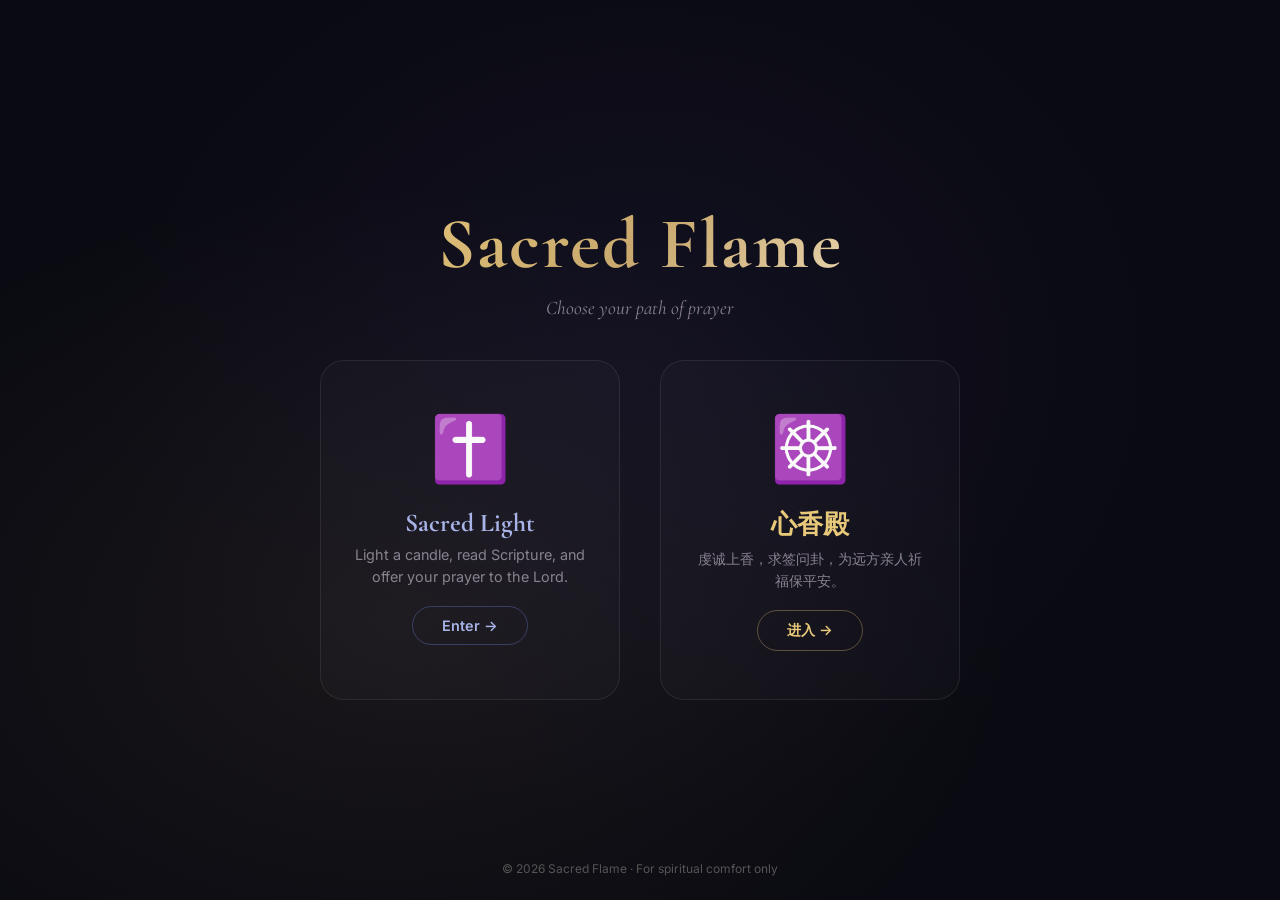
<file: index.html>
<!DOCTYPE html>
<html lang="en">
<head>
  <meta charset="UTF-8">
  <meta name="viewport" content="width=device-width, initial-scale=1.0">
  <title>Sacred Flame — Choose Your Path</title>
  <meta name="description" content="Online prayer platform for Christians and Buddhists. Light candles or burn incense — wherever you are.">
  <link rel="preconnect" href="https://fonts.googleapis.com">
  <link href="https://fonts.googleapis.com/css2?family=Cormorant+Garamond:wght@400;600;700&family=Noto+Serif+SC:wght@400;600;700&family=Inter:wght@300;400;500&display=swap" rel="stylesheet">
  <style>
    *{box-sizing:border-box;margin:0;padding:0}
    body{font-family:'Inter',sans-serif;background:#0a0a12;color:#ede5d8;min-height:100vh;display:flex;flex-direction:column;align-items:center;justify-content:center;overflow:hidden}
    .bg{position:fixed;inset:0;background:radial-gradient(ellipse at 50% 40%,rgba(74,63,138,0.12) 0%,transparent 60%),radial-gradient(ellipse at 30% 70%,rgba(201,169,110,0.08) 0%,transparent 50%),#0a0a12;z-index:0}
    .content{position:relative;z-index:1;text-align:center;padding:2rem}
    h1{font-family:'Cormorant Garamond',serif;font-size:clamp(2.5rem,7vw,4.5rem);font-weight:700;background:linear-gradient(135deg,#e8c97a,#c9a96e,#f5e6c8);-webkit-background-clip:text;-webkit-text-fill-color:transparent;background-clip:text;margin-bottom:.5rem;letter-spacing:2px}
    .tagline{font-family:'Cormorant Garamond',serif;font-size:1.2rem;font-style:italic;color:#8a8290;margin-bottom:2.5rem}
    .cards{display:flex;gap:2.5rem;flex-wrap:wrap;justify-content:center}
    .card{position:relative;width:300px;padding:3rem 2rem;background:rgba(255,255,255,.02);border:1px solid rgba(255,255,255,.08);border-radius:24px;text-align:center;transition:all .4s cubic-bezier(.25,.46,.45,.94);overflow:hidden;text-decoration:none;color:inherit;cursor:pointer}
    .card:hover{transform:translateY(-10px);box-shadow:0 25px 60px rgba(0,0,0,.4)}
    .card-christian:hover{border-color:rgba(100,120,200,.5);box-shadow:0 25px 60px rgba(74,63,138,.2)}
    .card-buddhist:hover{border-color:rgba(201,169,110,.5);box-shadow:0 25px 60px rgba(201,169,110,.15)}
    .card-glow{position:absolute;top:-60%;left:-60%;width:220%;height:220%;border-radius:50%;opacity:0;transition:opacity .5s}
    .card:hover .card-glow{opacity:1}
    .glow-c{background:radial-gradient(circle,rgba(74,63,138,.15),transparent 55%)}
    .glow-b{background:radial-gradient(circle,rgba(201,169,110,.12),transparent 55%)}
    .card-icon{font-size:4rem;margin-bottom:1.2rem}
    .card h2{font-family:'Cormorant Garamond',serif;font-size:1.6rem;font-weight:700;margin-bottom:.4rem}
    .card-christian h2{color:#a8b4e8}
    .card-buddhist h2{color:#e8c97a}
    .card p{font-size:.9rem;color:#8a8290;margin-bottom:1.2rem;line-height:1.5}
    .card-btn{display:inline-block;padding:.6rem 1.8rem;border-radius:25px;font-size:.9rem;font-weight:600;transition:all .3s}
    .card-christian .card-btn{border:1px solid rgba(100,120,200,.4);color:#a8b4e8}
    .card-christian:hover .card-btn{background:rgba(100,120,200,.15)}
    .card-buddhist .card-btn{border:1px solid rgba(201,169,110,.4);color:#e8c97a}
    .card-buddhist:hover .card-btn{background:rgba(201,169,110,.1)}
    .footer{position:fixed;bottom:1.5rem;font-size:.75rem;color:#555;z-index:1}
    @media(max-width:680px){.cards{flex-direction:column;align-items:center}.card{width:90%;max-width:340px}}
  </style>
</head>
<body>
  <div class="bg"></div>
  <div class="content">
    <h1>Sacred Flame</h1>
    <p class="tagline">Choose your path of prayer</p>
    <div class="cards">
      <a href="christian/" class="card card-christian">
        <div class="card-glow glow-c"></div>
        <div class="card-icon">✝️</div>
        <h2>Sacred Light</h2>
        <p>Light a candle, read Scripture, and offer your prayer to the Lord.</p>
        <span class="card-btn">Enter →</span>
      </a>
      <a href="buddhist/" class="card card-buddhist">
        <div class="card-glow glow-b"></div>
        <div class="card-icon">☸️</div>
        <h2>心香殿</h2>
        <p>虔诚上香，求签问卦，为远方亲人祈福保平安。</p>
        <span class="card-btn">进入 →</span>
      </a>
    </div>
  </div>
  <div class="footer">© 2026 Sacred Flame · For spiritual comfort only</div>
</body>
</html>
</file>
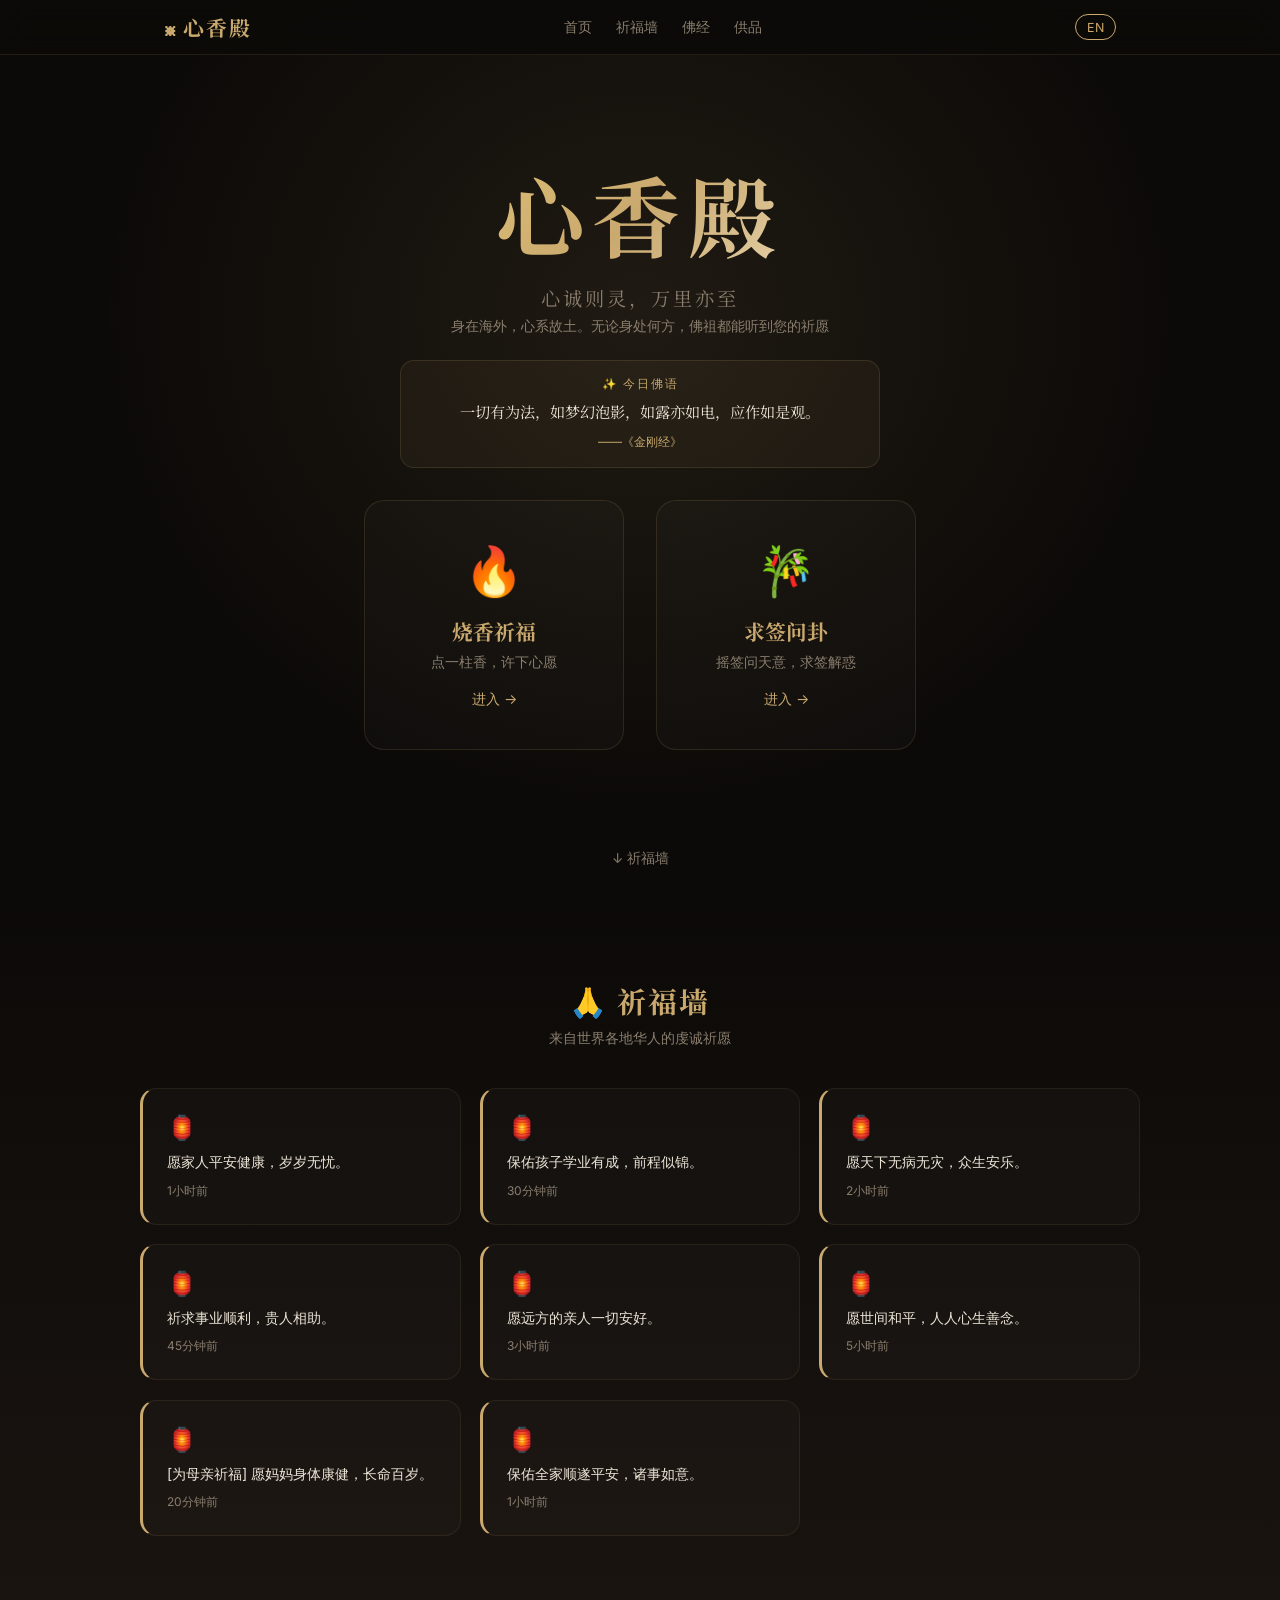
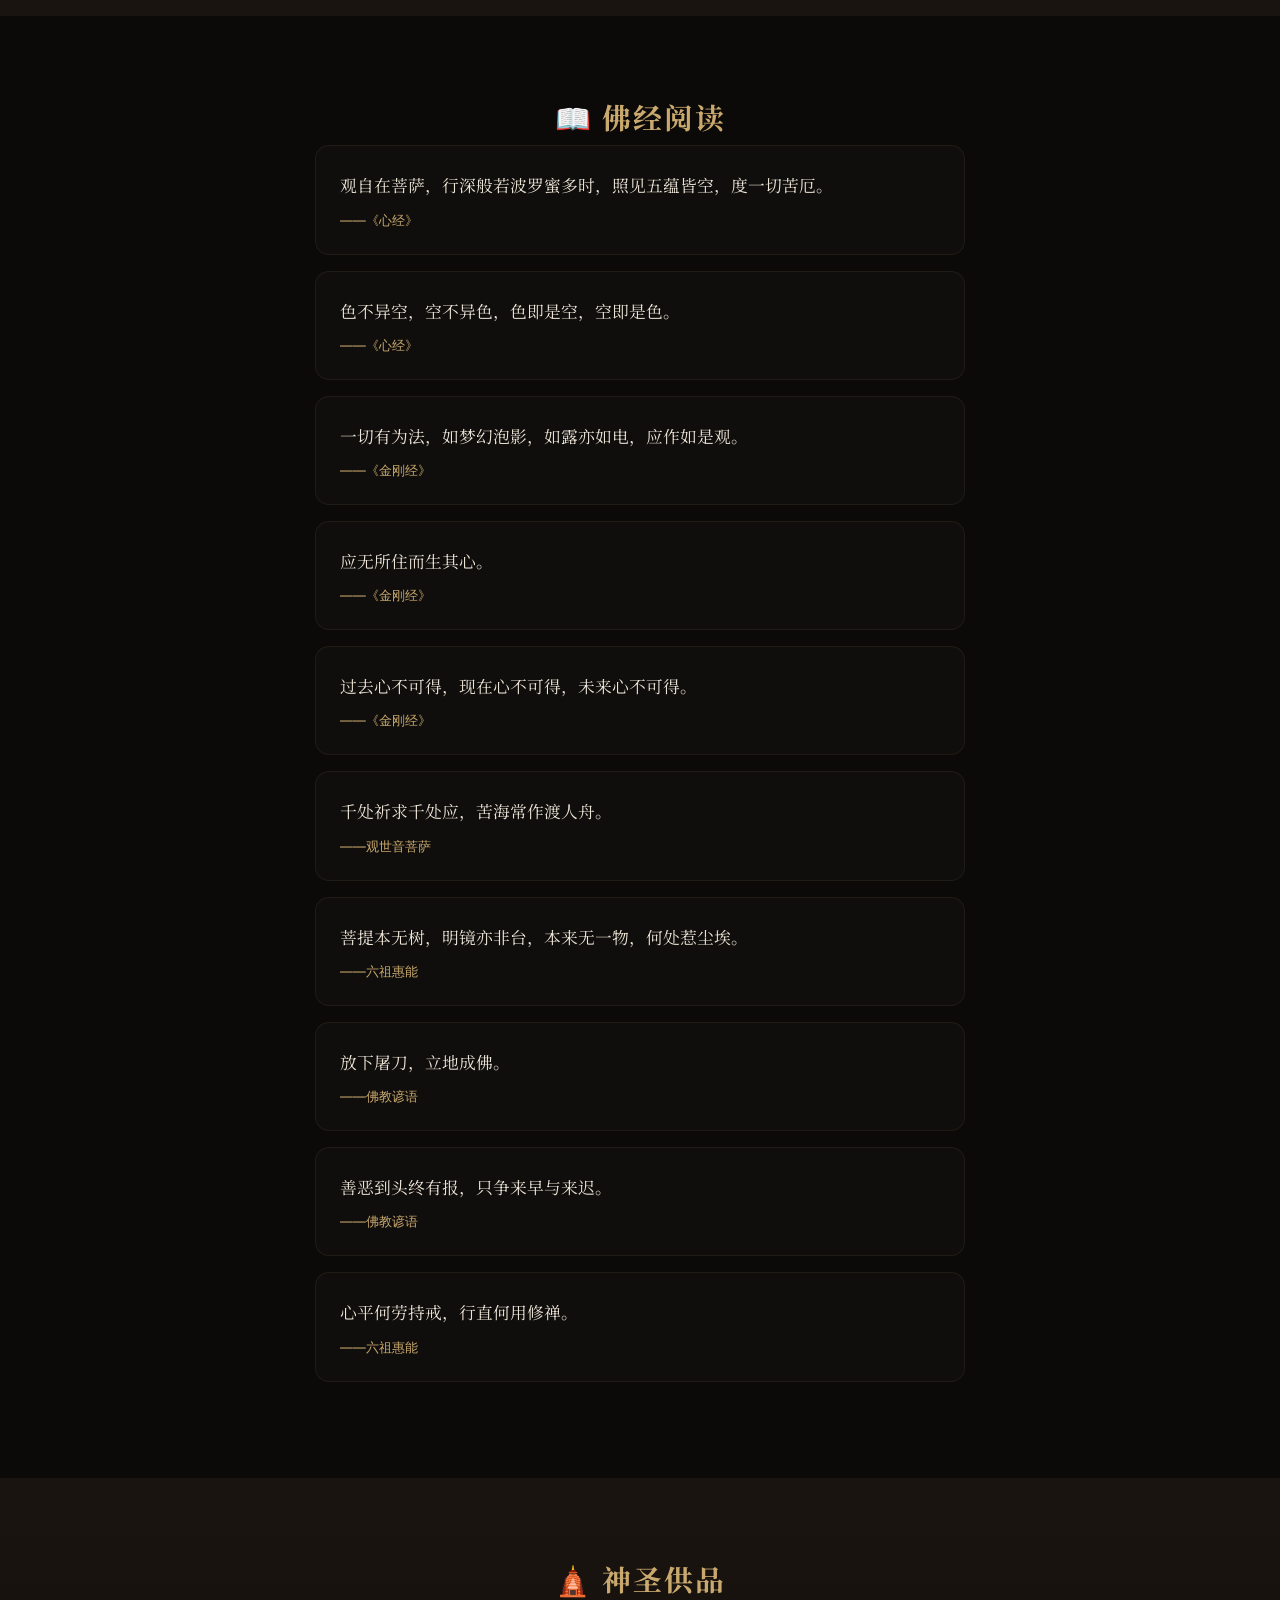
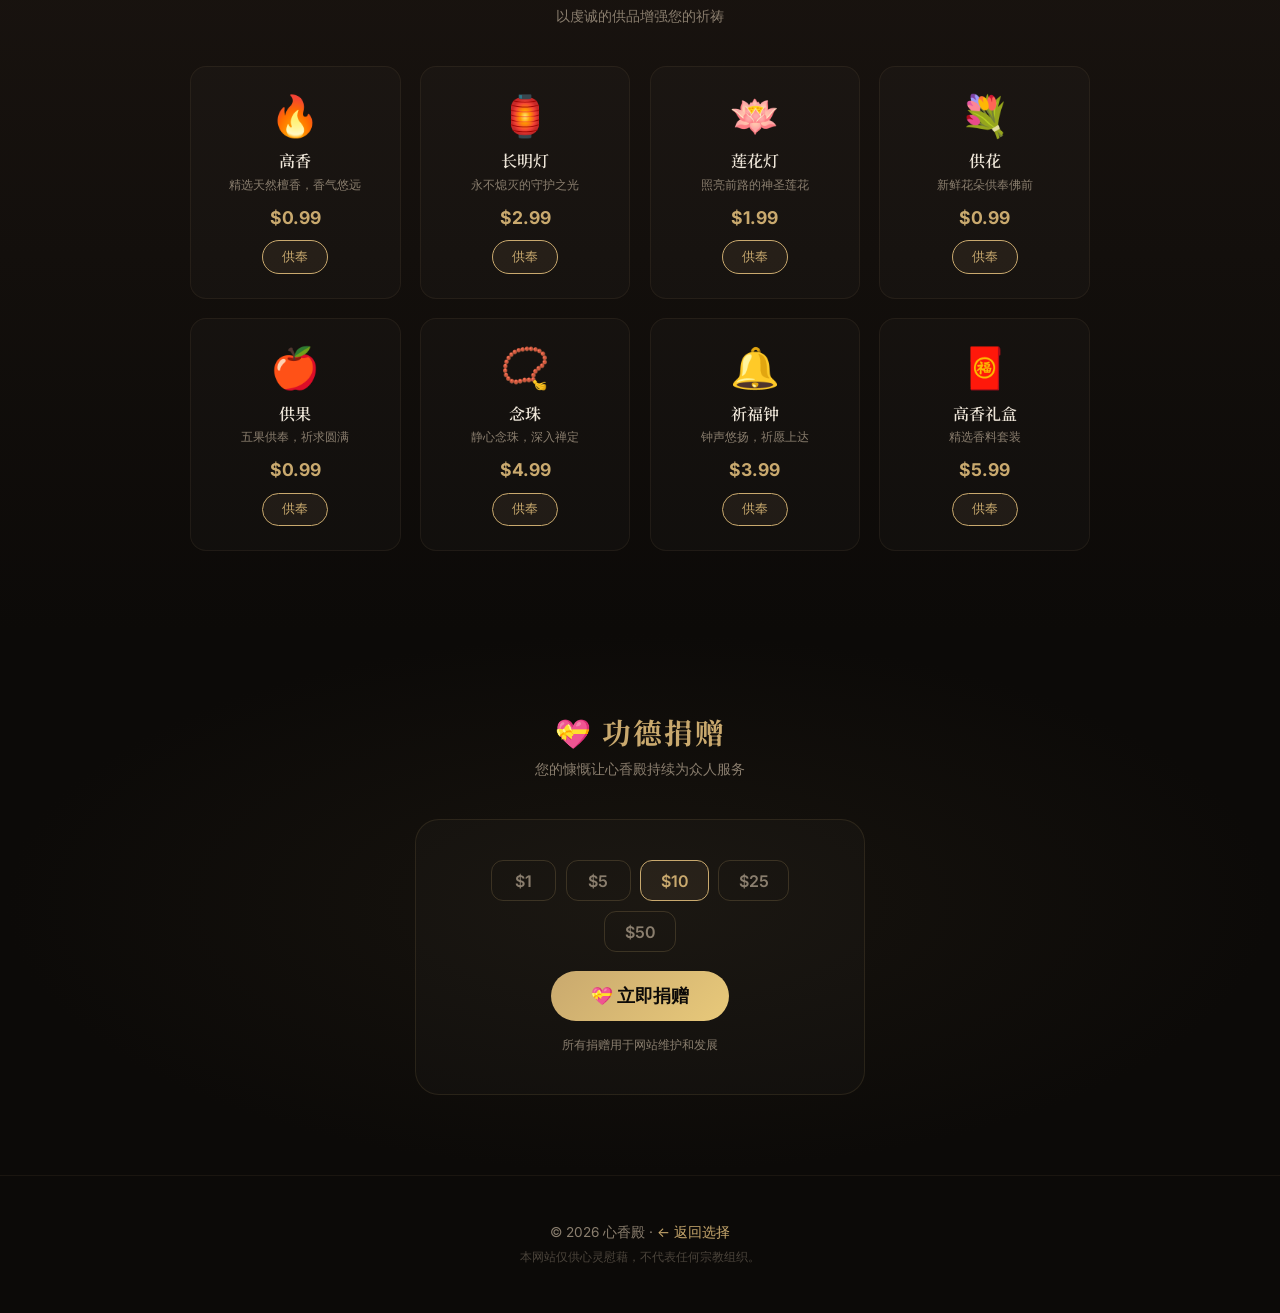
<file: buddhist/index.html>
<!DOCTYPE html>
<html lang="zh-CN">
<head>
  <meta charset="UTF-8">
  <meta name="viewport" content="width=device-width, initial-scale=1.0">
  <title>心香殿 — 在线烧香祈福</title>
  <meta name="description" content="心香殿 — 海外华人在线烧香祈福平台。虔诚上香、求签问卦、电子木鱼、为远方亲人祈福保平安。">
  <link rel="preconnect" href="https://fonts.googleapis.com">
  <link href="https://fonts.googleapis.com/css2?family=Noto+Serif+SC:wght@400;600;700&family=Inter:wght@300;400;500&display=swap" rel="stylesheet">
  <link rel="stylesheet" href="css/style.css">
</head>
<body>
  <nav id="main-nav"><div class="nav-inner">
    <span class="nav-logo">☸ 心香殿</span>
    <div class="nav-links">
      <a href="#hero">首页</a><a href="#prayer-wall">祈福墙</a><a href="#scripture-section">佛经</a><a href="#offerings-section">供品</a>
    </div>
    <button class="lang-toggle" id="lang-toggle">EN</button>
  </div></nav>

  <section id="hero">
    <div class="hero-particles" id="hero-particles"></div>
    <div class="hero-content">
      <h1 class="hero-title">心香殿</h1>
      <p class="hero-tagline" data-i18n="tagline">心诚则灵，万里亦至</p>
      <p class="hero-desc" data-i18n="desc">身在海外，心系故土。无论身处何方，佛祖都能听到您的祈愿</p>
      <div class="daily-verse" id="daily-verse">
        <span class="daily-label" data-i18n="daily">✨ 今日佛语</span>
        <p class="daily-text" id="daily-text"></p>
        <cite class="daily-ref" id="daily-ref"></cite>
      </div>
      <div class="mode-cards">
        <div class="mode-card" id="card-incense" tabindex="0">
          <div class="mode-card-glow incense-glow"></div>
          <div class="mode-card-icon">🔥</div>
          <h2 class="mode-card-title" data-i18n="mode.incense">烧香祈福</h2>
          <p class="mode-card-desc" data-i18n="mode.incense.d">点一柱香，许下心愿</p>
          <span class="mode-card-btn" data-i18n="enter">进入 →</span>
        </div>
        <div class="mode-card" id="card-fortune" tabindex="0">
          <div class="mode-card-glow fortune-glow"></div>
          <div class="mode-card-icon">🎋</div>
          <h2 class="mode-card-title" data-i18n="mode.fortune">求签问卦</h2>
          <p class="mode-card-desc" data-i18n="mode.fortune.d">摇签问天意，求签解惑</p>
          <span class="mode-card-btn" data-i18n="enter">进入 →</span>
        </div>
      </div>
    </div>
    <div class="scroll-hint" data-i18n="scroll">↓ 祈福墙</div>
  </section>

  <!-- 烧香场景 -->
  <section id="incense-scene" class="prayer-scene" aria-hidden="true">
    <div class="scene-overlay"></div>
    <button class="back-btn" id="incense-back" data-i18n="back">← 返回</button>
    <div class="temple-glow"></div>
    <div class="buddha-symbol">☸</div>
    <div class="scene-body">
      <h2 class="scene-title" data-i18n="incense.title">虔诚上香</h2>
      <p class="scene-subtitle" data-i18n="incense.sub">心诚则灵，万里亦至</p>
      <div class="burner-area">
        <div class="incense-group" id="incense-group"></div>
        <div class="burner"><div class="burner-rim"></div><div class="burner-body-shape"></div><div class="burner-base"></div><div class="burner-foot left"></div><div class="burner-foot right"></div></div>
      </div>
      <div class="incense-btns">
        <button class="action-btn" data-count="1" data-i18n="inc.one">🔥 上一柱香</button>
        <button class="action-btn" data-count="3" data-i18n="inc.three">🔥 上三柱香</button>
      </div>
      <div class="prayer-input-wrap hidden" id="incense-input">
        <p class="input-prompt" data-i18n="wish.prompt">写下您的心愿</p>
        <div class="pray-for-wrap">
          <label data-i18n="prayfor">🤍 为谁祈福：</label>
          <input type="text" class="pray-for-input" id="incense-prayfor" data-i18n-ph="prayfor.ph" placeholder="亲人的名字（选填）">
        </div>
        <div class="wish-cats">
          <button class="wish-cat active" data-cat="health">🏥 <span data-i18n="cat.health">平安健康</span></button>
          <button class="wish-cat" data-cat="study">📚 <span data-i18n="cat.study">学业有成</span></button>
          <button class="wish-cat" data-cat="career">💼 <span data-i18n="cat.career">事业顺利</span></button>
          <button class="wish-cat" data-cat="family">🏠 <span data-i18n="cat.family">家庭和睦</span></button>
          <button class="wish-cat" data-cat="love">💕 <span data-i18n="cat.love">姻缘美满</span></button>
        </div>
        <textarea id="incense-textarea" maxlength="200" data-i18n-ph="wish.ph" placeholder="您的祈愿..."></textarea>
        <button class="submit-btn" id="incense-submit" data-i18n="pray.submit">🙏 祈愿</button>
      </div>
      <div class="scripture-reveal hidden" id="incense-scripture">
        <blockquote id="incense-verse-text"></blockquote>
        <cite id="incense-verse-ref"></cite>
      </div>
      <div class="woodfish-section">
        <p class="wf-label" data-i18n="wf.label">🪵 电子木鱼</p>
        <div class="woodfish" id="woodfish">🪵</div>
        <p class="merit-display" data-i18n="merit.label">功德：<span id="merit-count">0</span></p>
        <div class="merit-floats" id="merit-floats"></div>
      </div>
    </div>
  </section>

  <!-- 求签场景 -->
  <section id="fortune-scene" class="prayer-scene" aria-hidden="true">
    <div class="scene-overlay fortune-overlay"></div>
    <button class="back-btn" id="fortune-back" data-i18n="back">← 返回</button>
    <div class="temple-glow"></div>
    <div class="scene-body">
      <h2 class="scene-title" data-i18n="fortune.title">🎋 求签问卦</h2>
      <p class="scene-subtitle" data-i18n="fortune.sub">心诚则灵，摇签问天意</p>
      <div class="fortune-container">
        <div class="sign-tube" id="sign-tube">
          <div class="tube-body"><div class="stick-bundle" id="stick-bundle">
            <div class="f-stick"></div><div class="f-stick"></div><div class="f-stick"></div>
            <div class="f-stick"></div><div class="f-stick"></div><div class="f-stick"></div>
            <div class="f-stick"></div><div class="f-stick"></div><div class="f-stick"></div>
          </div></div>
          <div class="tube-base"></div>
        </div>
        <button class="action-btn glow-btn shake-btn" id="shake-btn" data-i18n="shake">🎋 摇签</button>
      </div>
      <div class="fortune-result hidden" id="fortune-result">
        <div class="fortune-rank" id="fortune-rank"></div>
        <div class="fortune-poem" id="fortune-poem"></div>
        <div class="fortune-explain" id="fortune-explain"></div>
        <button class="action-btn" id="fortune-again" data-i18n="again">🔄 再求一签</button>
      </div>
    </div>
  </section>

  <section id="prayer-wall">
    <h2 class="section-title" data-i18n="wall.title">🙏 祈福墙</h2>
    <p class="section-desc" data-i18n="wall.desc">来自世界各地华人的虔诚祈愿</p>
    <div class="wall-container" id="wall-container"></div>
  </section>

  <section id="scripture-section">
    <h2 class="section-title" data-i18n="sutra.title">📖 佛经阅读</h2>
    <div class="scripture-content" id="scripture-content"></div>
  </section>

  <section id="offerings-section">
    <h2 class="section-title" data-i18n="shop.title">🛕 神圣供品</h2>
    <p class="section-desc" data-i18n="shop.desc">以虔诚的供品增强您的祈祷</p>
    <div class="shop-grid" id="shop-grid"></div>
  </section>

  <section id="donate-section">
    <h2 class="section-title" data-i18n="donate.title">💝 功德捐赠</h2>
    <p class="section-desc" data-i18n="donate.desc">您的慷慨让心香殿持续为众人服务</p>
    <div class="donate-box">
      <div class="donate-amounts">
        <button class="donate-amt" data-amt="1"><span class="p-usd">$1</span><span class="p-cny" style="display:none">¥7</span></button>
        <button class="donate-amt" data-amt="5"><span class="p-usd">$5</span><span class="p-cny" style="display:none">¥35</span></button>
        <button class="donate-amt active" data-amt="10"><span class="p-usd">$10</span><span class="p-cny" style="display:none">¥70</span></button>
        <button class="donate-amt" data-amt="25"><span class="p-usd">$25</span><span class="p-cny" style="display:none">¥175</span></button>
        <button class="donate-amt" data-amt="50"><span class="p-usd">$50</span><span class="p-cny" style="display:none">¥350</span></button>
      </div>
      <button class="submit-btn donate-btn" id="donate-btn" data-i18n="donate.btn">💝 立即捐赠</button>
      <p class="donate-note" data-i18n="donate.note">所有捐赠用于网站维护和发展</p>
    </div>
  </section>

  <footer><p>© 2026 心香殿 · <a href="../">← 返回选择</a></p>
    <p class="footer-disc" data-i18n="footer.disc">本网站仅供心灵慰藉，不代表任何宗教组织。</p>
  </footer>

  <div class="modal-overlay hidden" id="purchase-modal">
    <div class="modal-box">
      <button class="modal-close" id="modal-close">✕</button>
      <div class="modal-icon" id="modal-icon">🏮</div>
      <h3 class="modal-title" id="modal-title"></h3>
      <p class="modal-price" id="modal-price"></p>
      <p class="modal-desc" id="modal-desc"></p>
      <div class="pay-methods">
        <button class="pay-btn">PayPal</button><button class="pay-btn">支付宝</button><button class="pay-btn">微信支付</button>
      </div>
      <p class="modal-disc" data-i18n="modal.disc">支付功能即将上线，感谢您的关注！</p>
    </div>
  </div>

  <script src="js/main.js"></script>
</body>
</html>
</file>
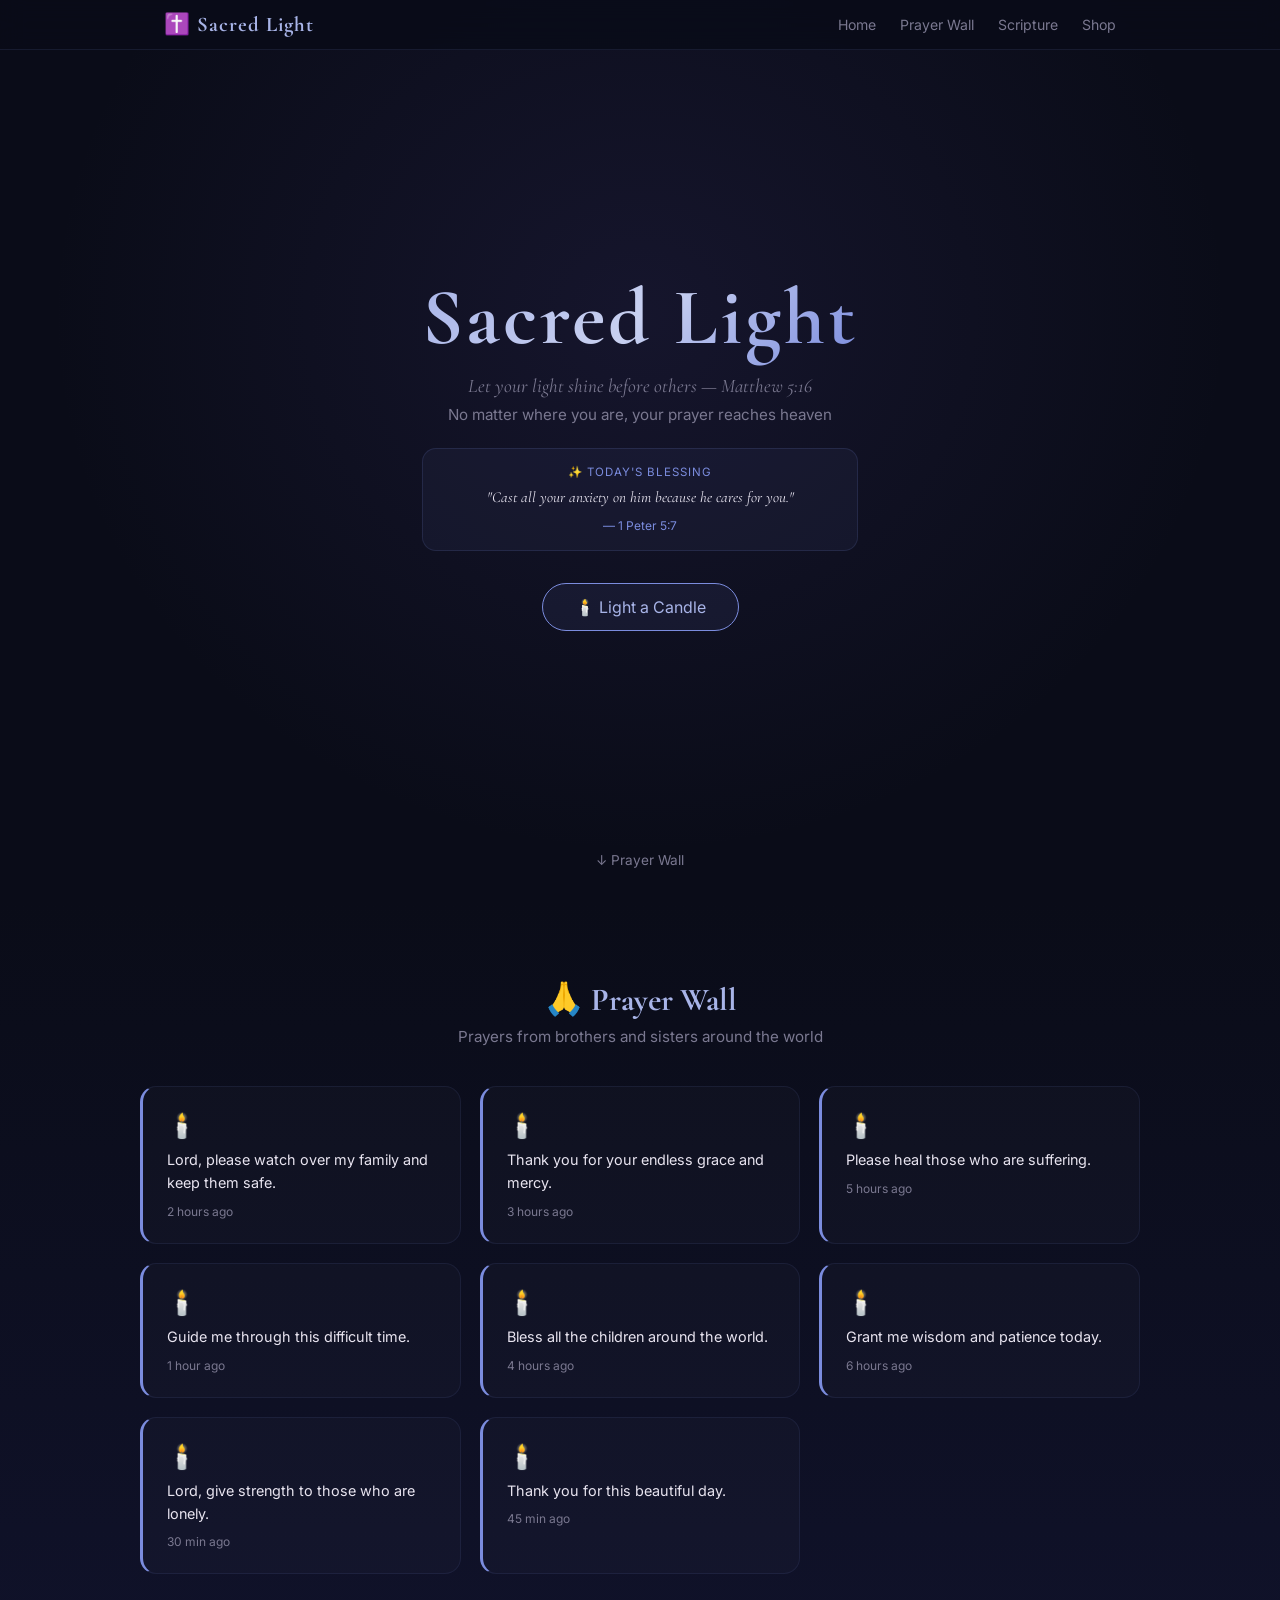
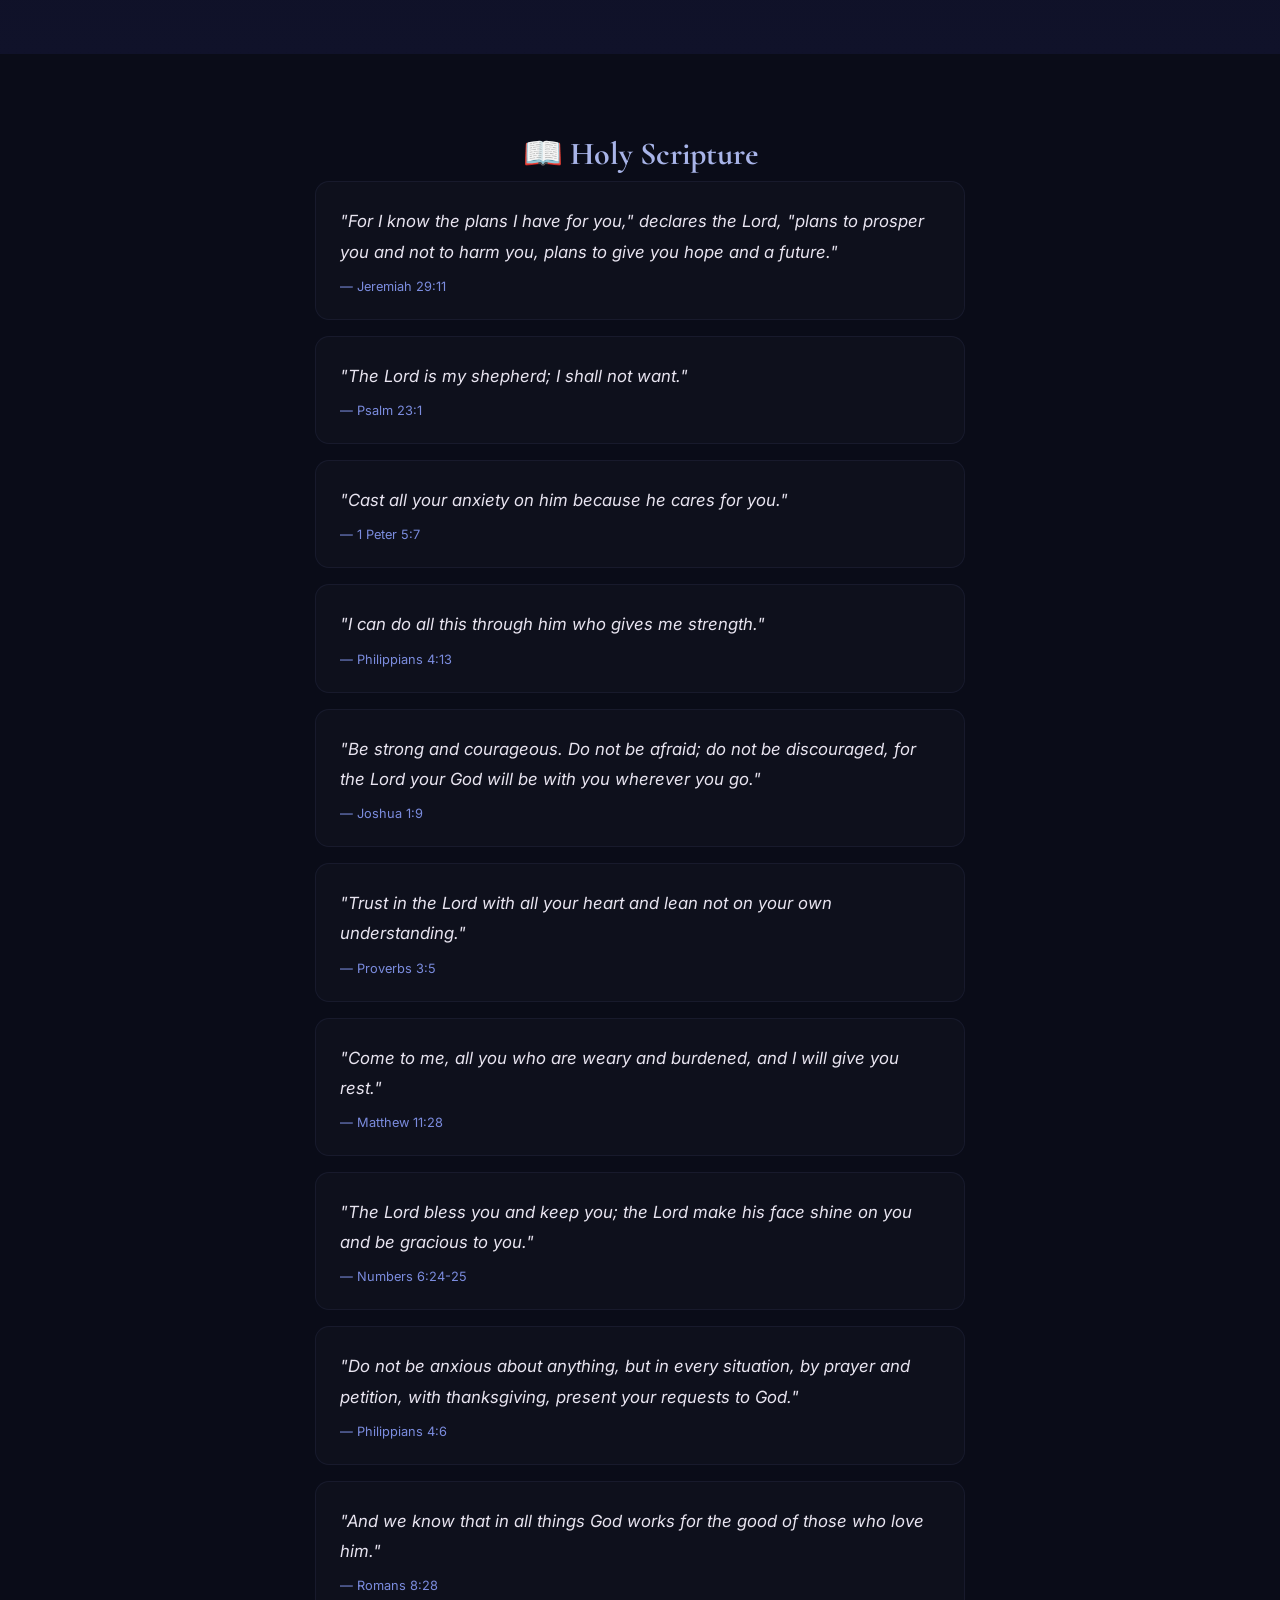
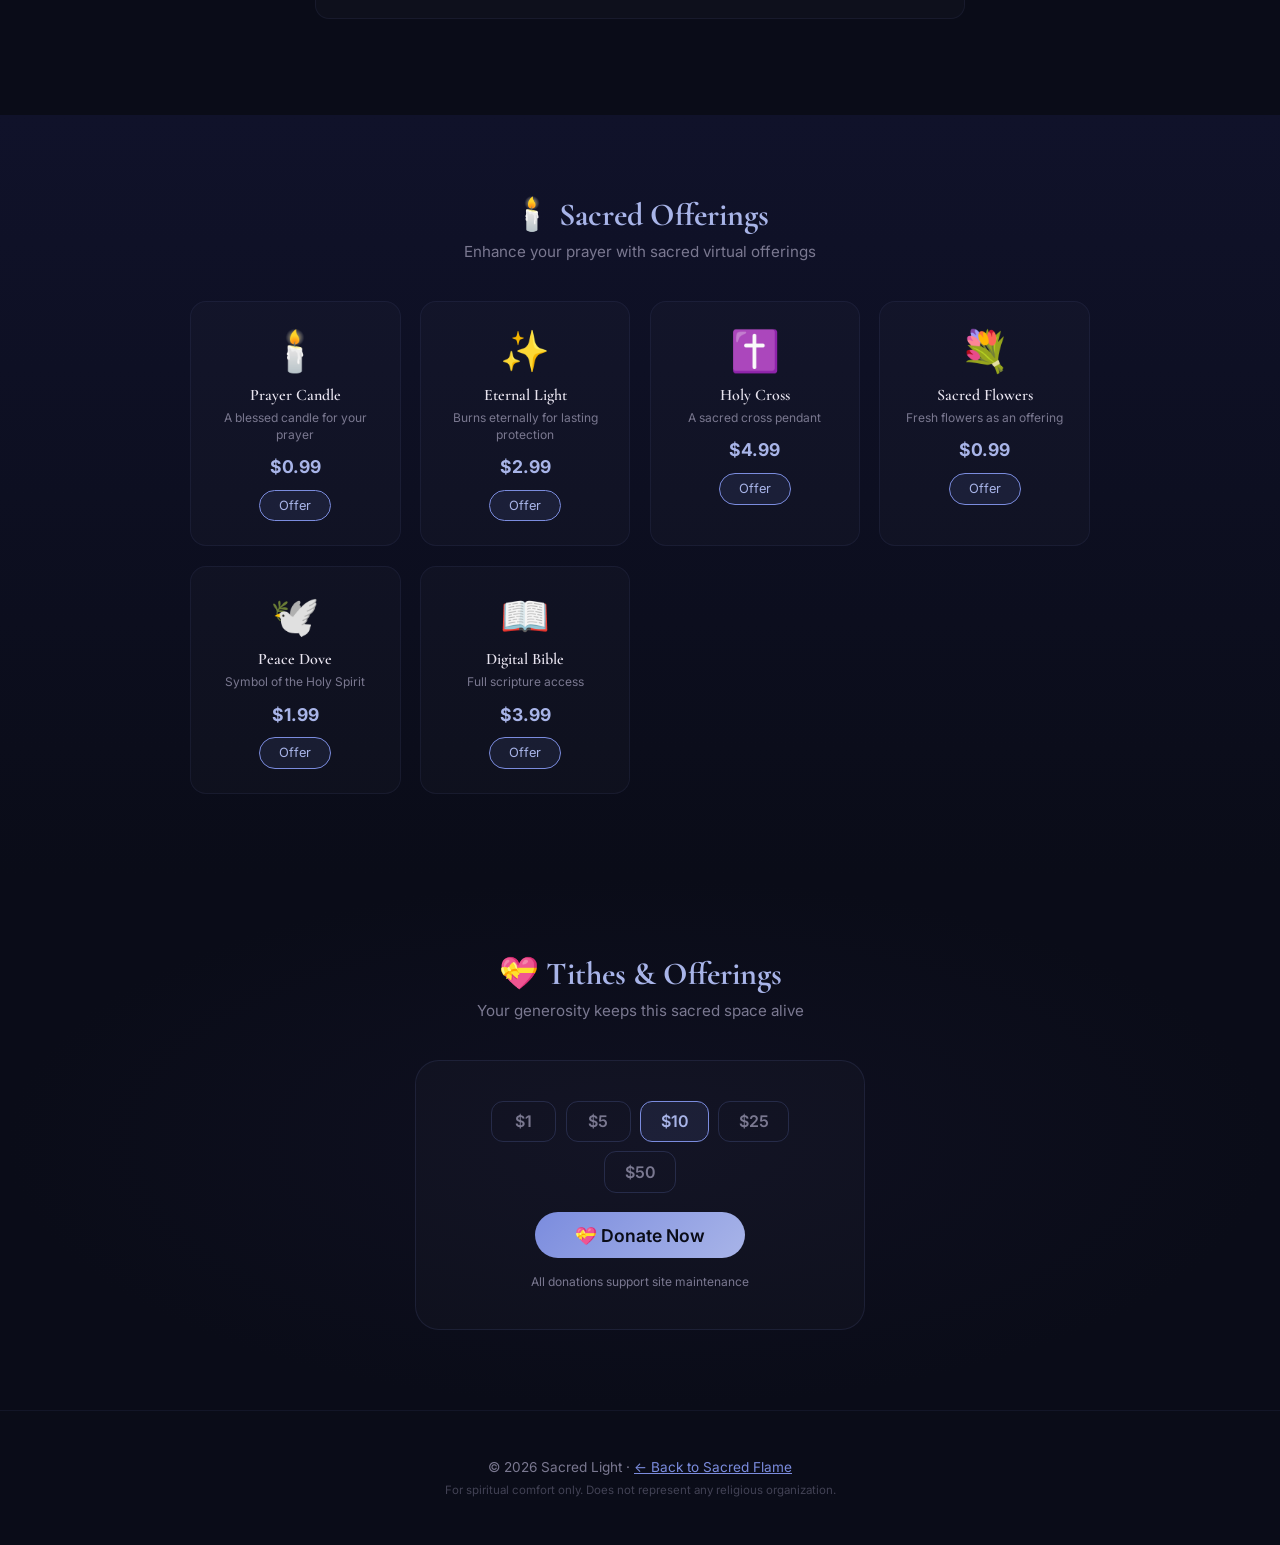
<file: christian/index.html>
<!DOCTYPE html>
<html lang="en">
<head>
  <meta charset="UTF-8">
  <meta name="viewport" content="width=device-width, initial-scale=1.0">
  <title>Sacred Light — Online Candle Prayer</title>
  <meta name="description" content="Light a virtual candle and offer your prayer. Read Scripture and find peace wherever you are.">
  <link rel="preconnect" href="https://fonts.googleapis.com">
  <link href="https://fonts.googleapis.com/css2?family=Cormorant+Garamond:ital,wght@0,400;0,600;0,700;1,400&family=Inter:wght@300;400;500&display=swap" rel="stylesheet">
  <link rel="stylesheet" href="css/style.css">
</head>
<body>
  <nav id="main-nav"><div class="nav-inner">
    <a href="../" class="nav-logo">✝️ Sacred Light</a>
    <div class="nav-links">
      <a href="#hero">Home</a><a href="#prayer-wall">Prayer Wall</a><a href="#scripture-section">Scripture</a><a href="#offerings-section">Shop</a>
    </div>
  </div></nav>

  <section id="hero">
    <div class="hero-particles" id="hero-particles"></div>
    <div class="hero-content">
      <h1 class="hero-title">Sacred Light</h1>
      <p class="hero-tagline">Let your light shine before others — Matthew 5:16</p>
      <p class="hero-desc">No matter where you are, your prayer reaches heaven</p>
      <div class="daily-verse" id="daily-verse">
        <span class="daily-label">✨ Today's Blessing</span>
        <p class="daily-text" id="daily-text"></p>
        <cite class="daily-ref" id="daily-ref"></cite>
      </div>
      <button class="action-btn glow-btn hero-cta" id="start-prayer">🕯️ Light a Candle</button>
    </div>
    <div class="scroll-hint">↓ Prayer Wall</div>
  </section>

  <section id="candle-scene" class="prayer-scene" aria-hidden="true">
    <div class="scene-overlay"></div>
    <button class="back-btn" id="candle-back">← Back</button>
    <div class="church-glow"></div>
    <div class="cross-symbol">✝</div>
    <div class="scene-body">
      <h2 class="scene-title">Light a Candle for Your Prayer</h2>
      <p class="scene-subtitle">Cast all your anxiety on Him, because He cares for you — 1 Peter 5:7</p>
      <div class="candle-rack" id="candle-rack">
        <div class="candle" data-index="0"><div class="flame-wrap"><div class="flame"><div class="flame-top"></div><div class="flame-mid"></div><div class="flame-bot"></div></div><div class="flame-glow"></div></div><div class="wick"></div><div class="wax"></div></div>
        <div class="candle" data-index="1"><div class="flame-wrap"><div class="flame"><div class="flame-top"></div><div class="flame-mid"></div><div class="flame-bot"></div></div><div class="flame-glow"></div></div><div class="wick"></div><div class="wax"></div></div>
        <div class="candle" data-index="2"><div class="flame-wrap"><div class="flame"><div class="flame-top"></div><div class="flame-mid"></div><div class="flame-bot"></div></div><div class="flame-glow"></div></div><div class="wick"></div><div class="wax"></div></div>
        <div class="candle" data-index="3"><div class="flame-wrap"><div class="flame"><div class="flame-top"></div><div class="flame-mid"></div><div class="flame-bot"></div></div><div class="flame-glow"></div></div><div class="wick"></div><div class="wax"></div></div>
        <div class="candle" data-index="4"><div class="flame-wrap"><div class="flame"><div class="flame-top"></div><div class="flame-mid"></div><div class="flame-bot"></div></div><div class="flame-glow"></div></div><div class="wick"></div><div class="wax"></div></div>
      </div>
      <button class="action-btn glow-btn" id="light-candle-btn">🕯️ Light a Candle</button>
      <div class="prayer-input-wrap hidden" id="candle-input">
        <p class="input-prompt">What's on your heart?</p>
        <div class="pray-for-wrap">
          <label>🤍 Pray for:</label>
          <input type="text" class="pray-for-input" id="candle-prayfor" placeholder="A loved one's name (optional)">
        </div>
        <textarea id="candle-textarea" maxlength="200" placeholder="Write your prayer..."></textarea>
        <button class="submit-btn" id="candle-submit">Amen 🙏</button>
      </div>
      <div class="scripture-reveal hidden" id="candle-scripture">
        <blockquote id="candle-verse-text"></blockquote>
        <cite id="candle-verse-ref"></cite>
      </div>
    </div>
  </section>

  <section id="prayer-wall">
    <h2 class="section-title">🙏 Prayer Wall</h2>
    <p class="section-desc">Prayers from brothers and sisters around the world</p>
    <div class="wall-container" id="wall-container"></div>
  </section>

  <section id="scripture-section">
    <h2 class="section-title">📖 Holy Scripture</h2>
    <div class="scripture-content" id="scripture-content"></div>
  </section>

  <section id="offerings-section">
    <h2 class="section-title">🕯️ Sacred Offerings</h2>
    <p class="section-desc">Enhance your prayer with sacred virtual offerings</p>
    <div class="shop-grid" id="shop-grid"></div>
  </section>

  <section id="donate-section">
    <h2 class="section-title">💝 Tithes & Offerings</h2>
    <p class="section-desc">Your generosity keeps this sacred space alive</p>
    <div class="donate-box">
      <div class="donate-amounts">
        <button class="donate-amt" data-amt="1">$1</button>
        <button class="donate-amt" data-amt="5">$5</button>
        <button class="donate-amt active" data-amt="10">$10</button>
        <button class="donate-amt" data-amt="25">$25</button>
        <button class="donate-amt" data-amt="50">$50</button>
      </div>
      <button class="submit-btn donate-btn" id="donate-btn">💝 Donate Now</button>
      <p class="donate-note">All donations support site maintenance</p>
    </div>
  </section>

  <footer><p>© 2026 Sacred Light · <a href="../">← Back to Sacred Flame</a></p>
    <p class="footer-disc">For spiritual comfort only. Does not represent any religious organization.</p>
  </footer>

  <div class="modal-overlay hidden" id="purchase-modal">
    <div class="modal-box">
      <button class="modal-close" id="modal-close">✕</button>
      <div class="modal-icon" id="modal-icon">🕯️</div>
      <h3 class="modal-title" id="modal-title"></h3>
      <p class="modal-price" id="modal-price"></p>
      <p class="modal-desc" id="modal-desc"></p>
      <div class="pay-methods">
        <button class="pay-btn">PayPal</button><button class="pay-btn">Credit Card</button>
      </div>
      <p class="modal-disc">Payment integration coming soon.</p>
    </div>
  </div>

  <script src="js/main.js"></script>
</body>
</html>
</file>
<file: buddhist/css/style.css>
:root{--bg:#0c0a08;--bg2:#1a1410;--gold:#c9a96e;--gold2:#e8c97a;--red:#a0453e;--text:#ede5d8;--dim:#8a7e6e;--font-cn:'Noto Serif SC',serif;--font-body:'Inter',sans-serif}
*,*::before,*::after{box-sizing:border-box;margin:0;padding:0}html{scroll-behavior:smooth}
body{font-family:var(--font-body);background:var(--bg);color:var(--text);overflow-x:hidden;min-height:100vh}
.hidden{display:none!important}button{cursor:pointer;border:none;background:none;color:inherit;font-family:inherit}a{color:inherit;text-decoration:none}textarea{font-family:var(--font-body);resize:none}

#main-nav{position:fixed;top:0;left:0;right:0;z-index:100;background:rgba(12,10,8,.9);backdrop-filter:blur(12px);border-bottom:1px solid rgba(201,169,110,.12)}
.nav-inner{max-width:1000px;margin:0 auto;display:flex;align-items:center;justify-content:space-between;padding:.75rem 1.5rem}
.nav-logo{font-family:var(--font-cn);font-size:1.3rem;font-weight:700;color:var(--gold);letter-spacing:2px}
.nav-links{display:flex;gap:1.5rem}.nav-links a{font-size:.88rem;color:var(--dim);transition:color .3s}.nav-links a:hover{color:var(--gold)}
.lang-toggle{font-size:.78rem;padding:.3rem .7rem;border:1px solid var(--gold);border-radius:20px;color:var(--gold);transition:all .3s}.lang-toggle:hover{background:var(--gold);color:var(--bg)}

#hero{min-height:100vh;display:flex;flex-direction:column;align-items:center;justify-content:center;position:relative;overflow:hidden;background:radial-gradient(ellipse at 50% 35%,rgba(201,169,110,.1) 0%,transparent 60%),var(--bg);padding:2rem;transition:opacity .6s,transform .6s}
#hero.fade-out{opacity:0;transform:scale(.97);pointer-events:none}
.hero-particles{position:absolute;inset:0;overflow:hidden;pointer-events:none}
.particle{position:absolute;border-radius:50%;background:radial-gradient(circle,var(--gold2),transparent);opacity:0;animation:floatUp linear infinite}
@keyframes floatUp{0%{opacity:0;transform:translateY(0) scale(.5)}15%{opacity:.5}85%{opacity:.3}100%{opacity:0;transform:translateY(-100vh) scale(1.2)}}
.hero-content{text-align:center;z-index:2}
.hero-title{font-family:var(--font-cn);font-size:clamp(3rem,8vw,5.5rem);font-weight:700;letter-spacing:8px;background:linear-gradient(135deg,var(--gold2),var(--gold),#f5e6c8);-webkit-background-clip:text;-webkit-text-fill-color:transparent;background-clip:text;margin-bottom:.5rem}
.hero-tagline{font-family:var(--font-cn);font-size:1.2rem;color:var(--dim);margin-bottom:.4rem;letter-spacing:3px}
.hero-desc{color:var(--dim);font-size:.9rem;margin-bottom:1.5rem}
.daily-verse{max-width:480px;margin:0 auto 2rem;padding:1rem 1.5rem;background:rgba(201,169,110,.06);border:1px solid rgba(201,169,110,.15);border-radius:14px}
.daily-label{font-size:.72rem;color:var(--gold);letter-spacing:2px;display:block;margin-bottom:.4rem}
.daily-text{font-family:var(--font-cn);font-size:.95rem;line-height:1.8;margin-bottom:.3rem}
.daily-ref{font-size:.75rem;color:var(--gold);font-style:normal}
.mode-cards{display:flex;gap:2rem;flex-wrap:wrap;justify-content:center}
.mode-card{position:relative;width:260px;padding:2.5rem 2rem;background:rgba(255,255,255,.02);border:1px solid rgba(201,169,110,.15);border-radius:20px;text-align:center;transition:all .4s cubic-bezier(.25,.46,.45,.94);overflow:hidden}
.mode-card:hover{transform:translateY(-8px);border-color:var(--gold);box-shadow:0 20px 60px rgba(201,169,110,.12)}
.mode-card-glow{position:absolute;top:-50%;left:-50%;width:200%;height:200%;border-radius:50%;opacity:0;transition:opacity .4s}
.incense-glow{background:radial-gradient(circle,rgba(201,169,110,.12),transparent 60%)}
.fortune-glow{background:radial-gradient(circle,rgba(160,69,62,.12),transparent 60%)}
.mode-card:hover .mode-card-glow{opacity:1}
.mode-card-icon{font-size:3rem;margin-bottom:1rem}
.mode-card-title{font-family:var(--font-cn);font-size:1.3rem;font-weight:700;color:var(--gold);margin-bottom:.5rem}
.mode-card-desc{font-size:.85rem;color:var(--dim);margin-bottom:1rem}
.mode-card-btn{font-size:.88rem;color:var(--gold);border-bottom:1px solid transparent;transition:border-color .3s}
.mode-card:hover .mode-card-btn{border-color:var(--gold)}
.scroll-hint{position:absolute;bottom:2rem;color:var(--dim);font-size:.85rem;animation:bounce 2s ease-in-out infinite}
@keyframes bounce{0%,100%{transform:translateY(0)}50%{transform:translateY(8px)}}

.prayer-scene{position:fixed;inset:0;z-index:50;display:flex;flex-direction:column;align-items:center;justify-content:center;opacity:0;pointer-events:none;transition:opacity .6s;overflow-y:auto}
.prayer-scene.active{opacity:1;pointer-events:auto}
.scene-overlay{position:absolute;inset:0;z-index:0;background:radial-gradient(ellipse at 50% 30%,rgba(201,169,110,.08) 0%,var(--bg) 70%)}
.fortune-overlay{background:radial-gradient(ellipse at 50% 30%,rgba(160,69,62,.08) 0%,var(--bg) 70%)}
.back-btn{position:absolute;top:1.2rem;left:1.5rem;z-index:10;font-size:.95rem;color:var(--dim);transition:color .3s}.back-btn:hover{color:var(--gold)}
.scene-body{position:relative;z-index:5;text-align:center;padding:2rem;max-width:700px;width:100%}
.scene-title{font-family:var(--font-cn);font-size:clamp(1.5rem,4vw,2.2rem);font-weight:700;color:var(--gold);margin-bottom:.3rem}
.scene-subtitle{font-family:var(--font-cn);font-size:.9rem;color:var(--dim);margin-bottom:2rem;letter-spacing:2px}
.temple-glow{position:absolute;top:0;left:50%;transform:translateX(-50%);width:350px;height:300px;background:radial-gradient(circle,rgba(201,169,110,.12),transparent 70%);z-index:1;pointer-events:none}
.buddha-symbol{position:absolute;top:6%;left:50%;transform:translateX(-50%);font-size:5rem;color:rgba(201,169,110,.1);z-index:1}

.burner-area{position:relative;display:flex;flex-direction:column;align-items:center;margin-bottom:1.5rem;min-height:200px}
.burner{position:relative;display:flex;flex-direction:column;align-items:center}
.burner-rim{width:100px;height:8px;background:linear-gradient(180deg,#b8943d,#8a6d2e);border-radius:4px 4px 0 0}
.burner-body-shape{width:90px;height:50px;background:linear-gradient(180deg,#8a6d2e,#6b5422);border-radius:0 0 10px 10px;clip-path:polygon(5% 0%,95% 0%,85% 100%,15% 100%)}
.burner-base{width:70px;height:6px;background:linear-gradient(180deg,#6b5422,#4a3a18);border-radius:0 0 3px 3px}
.burner-foot{position:absolute;bottom:-10px;width:10px;height:12px;background:#6b5422;border-radius:0 0 3px 3px}.burner-foot.left{left:22px}.burner-foot.right{right:22px}
.incense-group{display:flex;gap:8px;justify-content:center;position:relative;z-index:2;margin-bottom:-5px}
.incense-stick{display:flex;flex-direction:column;align-items:center;position:relative}
.stick-body{width:3px;height:80px;background:linear-gradient(180deg,#c4956a 0%,#8b5e3c 40%,#e8d5b0 40%);border-radius:1px}
.ember-dot{width:5px;height:5px;border-radius:50%;background:#ff4500;box-shadow:0 0 6px #ff4500,0 0 12px #ff6600;animation:emberGlow 1.5s ease-in-out infinite}
@keyframes emberGlow{0%,100%{opacity:.7;box-shadow:0 0 4px #ff4500}50%{opacity:1;box-shadow:0 0 8px #ff4500,0 0 16px #ff6600}}
.smoke-container{position:absolute;top:-10px;left:50%;transform:translateX(-50%);width:60px;height:120px;pointer-events:none}
.smoke-puff{position:absolute;bottom:0;left:50%;transform:translateX(-50%);border-radius:50%;background:radial-gradient(circle,rgba(200,200,220,.3),transparent);filter:blur(6px);opacity:0;animation:smokeRise 3s ease-out infinite}
.smoke-puff:nth-child(1){width:12px;height:12px;animation-delay:0s}
.smoke-puff:nth-child(2){width:16px;height:16px;animation-delay:.6s}
.smoke-puff:nth-child(3){width:10px;height:10px;animation-delay:1.2s}
.smoke-puff:nth-child(4){width:14px;height:14px;animation-delay:1.8s}
.smoke-puff:nth-child(5){width:18px;height:18px;animation-delay:2.4s}
@keyframes smokeRise{0%{opacity:0;transform:translateX(-50%) translateY(0) scale(.5)}20%{opacity:.5}100%{opacity:0;transform:translateX(calc(-50% + var(--drift,10px))) translateY(-120px) scale(2.5)}}
.incense-btns{display:flex;gap:1rem;justify-content:center;margin-bottom:1.5rem;flex-wrap:wrap}

.action-btn{padding:.8rem 2rem;border-radius:30px;font-size:1rem;border:1px solid var(--gold);color:var(--gold);background:rgba(201,169,110,.06);transition:all .3s}
.action-btn:hover{background:var(--gold);color:var(--bg);box-shadow:0 0 25px rgba(201,169,110,.25)}
.submit-btn{padding:.7rem 2rem;border-radius:25px;font-size:1rem;background:linear-gradient(135deg,var(--gold),var(--gold2));color:var(--bg);font-weight:600;transition:all .3s}
.submit-btn:hover{transform:scale(1.05);box-shadow:0 4px 20px rgba(201,169,110,.4)}

.prayer-input-wrap{margin-top:1.5rem;animation:fadeInUp .6s ease}
.input-prompt{font-family:var(--font-cn);font-size:1.1rem;color:var(--gold);margin-bottom:.8rem}
.pray-for-wrap{display:flex;align-items:center;gap:.6rem;justify-content:center;margin-bottom:.8rem}
.pray-for-wrap label{font-size:.9rem;color:var(--gold);white-space:nowrap}
.pray-for-input{flex:1;max-width:220px;padding:.5rem .8rem;border-radius:10px;font-size:.9rem;background:rgba(255,255,255,.05);border:1px solid rgba(201,169,110,.2);color:var(--text);font-family:var(--font-body);transition:border-color .3s}
.pray-for-input:focus{outline:none;border-color:var(--gold)}
.wish-cats{display:flex;flex-wrap:wrap;gap:.5rem;justify-content:center;margin-bottom:1rem}
.wish-cat{padding:.4rem .8rem;border-radius:20px;font-size:.8rem;border:1px solid rgba(201,169,110,.2);color:var(--dim);transition:all .3s}
.wish-cat:hover,.wish-cat.active{border-color:var(--gold);color:var(--gold);background:rgba(201,169,110,.08)}
.prayer-input-wrap textarea{width:100%;max-width:420px;height:100px;padding:1rem;border-radius:12px;font-size:.95rem;background:rgba(255,255,255,.04);border:1px solid rgba(201,169,110,.15);color:var(--text);margin-bottom:1rem;transition:border-color .3s}
.prayer-input-wrap textarea:focus{outline:none;border-color:var(--gold)}
@keyframes fadeInUp{from{opacity:0;transform:translateY(20px)}to{opacity:1;transform:translateY(0)}}
.scripture-reveal{margin-top:2rem;padding:1.5rem;background:rgba(201,169,110,.04);border:1px solid rgba(201,169,110,.12);border-radius:16px;animation:fadeInUp .8s ease}
.scripture-reveal blockquote{font-family:var(--font-cn);font-size:1.05rem;line-height:1.8;margin-bottom:.5rem}
.scripture-reveal cite{font-size:.85rem;color:var(--gold);font-style:normal}

.woodfish-section{margin-top:2.5rem;padding-top:1.5rem;border-top:1px solid rgba(201,169,110,.08);position:relative}
.wf-label{font-family:var(--font-cn);font-size:.9rem;color:var(--dim);margin-bottom:.8rem}
.woodfish{width:80px;height:80px;border-radius:50%;background:radial-gradient(circle at 40% 40%,#8b5e3c,#5a3a20);display:flex;align-items:center;justify-content:center;margin:0 auto .8rem;font-size:2rem;box-shadow:0 4px 15px rgba(0,0,0,.4),inset 0 -2px 6px rgba(0,0,0,.3);transition:transform .1s;user-select:none}
.woodfish:active,.woodfish.hit{transform:scale(.9)}
.merit-display{font-size:.9rem;color:var(--gold);font-family:var(--font-cn)}
.merit-floats{position:relative;height:0}
.merit-float{position:absolute;left:50%;transform:translateX(-50%);font-size:1rem;color:var(--gold);font-weight:700;pointer-events:none;animation:meritUp 1.2s ease-out forwards}
@keyframes meritUp{0%{opacity:1;transform:translateX(-50%) translateY(0)}100%{opacity:0;transform:translateX(-50%) translateY(-60px)}}

.fortune-container{margin-bottom:2rem}
.sign-tube{display:flex;flex-direction:column;align-items:center;margin:0 auto 1.5rem;width:90px}
.tube-body{width:70px;height:120px;background:linear-gradient(135deg,#8b5e3c,#6b4226);border-radius:8px 8px 0 0;overflow:hidden;box-shadow:inset 0 -10px 20px rgba(0,0,0,.3),0 4px 15px rgba(0,0,0,.5);display:flex;align-items:flex-end;justify-content:center;padding-bottom:10px}
.tube-base{width:90px;height:12px;background:linear-gradient(180deg,#6b4226,#4a2e18);border-radius:0 0 6px 6px}
.stick-bundle{display:flex;gap:2px;transform-origin:bottom center}
.f-stick{width:3px;height:80px;background:linear-gradient(180deg,#f0d78c,#c9a96e);border-radius:1px 1px 0 0;transform-origin:bottom center}
.sign-tube.shaking .stick-bundle{animation:shakeSticks .6s ease-in-out}
@keyframes shakeSticks{0%,100%{transform:rotate(0)}15%{transform:rotate(-12deg)}30%{transform:rotate(10deg)}45%{transform:rotate(-8deg)}60%{transform:rotate(6deg)}75%{transform:rotate(-4deg)}90%{transform:rotate(2deg)}}
.shake-btn{font-size:1.1rem}
.fortune-result{animation:fadeInUp .8s ease;text-align:center}
.fortune-rank{font-family:var(--font-cn);font-size:2.2rem;font-weight:700;margin-bottom:1rem;padding:.5rem 1.5rem;display:inline-block;border-radius:12px}
.rank-best{color:#ff6b35;background:rgba(255,107,53,.1);border:2px solid rgba(255,107,53,.3);text-shadow:0 0 20px rgba(255,107,53,.3)}
.rank-good{color:var(--gold);background:rgba(201,169,110,.1);border:2px solid rgba(201,169,110,.3)}
.rank-mid{color:var(--text);background:rgba(255,255,255,.05);border:2px solid rgba(255,255,255,.1)}
.rank-low{color:var(--dim);background:rgba(138,126,110,.1);border:2px solid rgba(138,126,110,.2)}
.fortune-poem{font-family:var(--font-cn);font-size:1.15rem;line-height:2;margin-bottom:1.2rem;padding:1rem;background:rgba(201,169,110,.04);border-radius:12px;border:1px solid rgba(201,169,110,.1)}
.fortune-explain{font-size:.9rem;color:var(--dim);line-height:1.7;margin-bottom:1.5rem;padding:0 1rem}

#prayer-wall{min-height:60vh;padding:5rem 2rem;background:linear-gradient(180deg,var(--bg),var(--bg2))}
.section-title{font-family:var(--font-cn);font-size:1.8rem;text-align:center;color:var(--gold);margin-bottom:.5rem;letter-spacing:2px}
.section-desc{text-align:center;color:var(--dim);font-size:.9rem;margin-bottom:2.5rem}
.wall-container{display:grid;grid-template-columns:repeat(auto-fill,minmax(260px,1fr));gap:1.2rem;max-width:1000px;margin:0 auto}
.wall-card{padding:1.5rem;border-radius:16px;border:1px solid rgba(201,169,110,.1);border-left:3px solid var(--gold);background:rgba(255,255,255,.02);animation:fadeInUp .6s ease both;transition:transform .3s,box-shadow .3s}
.wall-card:hover{transform:translateY(-4px);box-shadow:0 8px 30px rgba(201,169,110,.08)}
.wall-card-icon{font-size:1.5rem;margin-bottom:.5rem}
.wall-card-text{font-size:.9rem;line-height:1.6;margin-bottom:.6rem}
.wall-card-meta{font-size:.75rem;color:var(--dim)}

#scripture-section{min-height:50vh;padding:5rem 2rem}
.scripture-content{max-width:650px;margin:0 auto}
.scripture-item{padding:1.5rem;margin-bottom:1rem;background:rgba(255,255,255,.02);border:1px solid rgba(201,169,110,.08);border-radius:14px;animation:fadeInUp .5s ease both}
.scripture-item blockquote{font-family:var(--font-cn);font-size:1.05rem;line-height:1.8;margin-bottom:.5rem}
.scripture-item cite{font-size:.8rem;color:var(--gold);font-style:normal}

#offerings-section{padding:5rem 2rem;background:linear-gradient(180deg,var(--bg2),var(--bg))}
.shop-grid{display:grid;grid-template-columns:repeat(auto-fill,minmax(200px,1fr));gap:1.2rem;max-width:900px;margin:0 auto}
.shop-item{padding:1.5rem 1rem;border-radius:16px;background:rgba(255,255,255,.02);border:1px solid rgba(201,169,110,.08);text-align:center;transition:all .3s;animation:fadeInUp .5s ease both}
.shop-item:hover{border-color:var(--gold);transform:translateY(-4px);box-shadow:0 8px 25px rgba(201,169,110,.08)}
.shop-item-icon{font-size:2.5rem;margin-bottom:.6rem}
.shop-item-name{font-family:var(--font-cn);font-size:1rem;font-weight:600;margin-bottom:.3rem}
.shop-item-desc{font-size:.75rem;color:var(--dim);margin-bottom:.8rem;line-height:1.4}
.shop-item-price{font-size:1.1rem;font-weight:700;color:var(--gold);margin-bottom:.8rem}
.shop-item-btn{padding:.45rem 1.2rem;border-radius:20px;font-size:.8rem;background:rgba(201,169,110,.08);border:1px solid var(--gold);color:var(--gold);transition:all .3s}
.shop-item-btn:hover{background:var(--gold);color:var(--bg)}

#donate-section{padding:5rem 2rem;background:radial-gradient(ellipse at 50% 50%,rgba(201,169,110,.06) 0%,var(--bg) 70%)}
.donate-box{max-width:450px;margin:0 auto;text-align:center;padding:2.5rem;border-radius:24px;background:rgba(255,255,255,.02);border:1px solid rgba(201,169,110,.12)}
.donate-amounts{display:flex;flex-wrap:wrap;gap:.6rem;justify-content:center;margin-bottom:1.2rem}
.donate-amt{padding:.6rem 1.2rem;border-radius:12px;font-size:1rem;font-weight:600;border:1px solid rgba(201,169,110,.2);color:var(--dim);transition:all .3s;min-width:65px}
.donate-amt:hover,.donate-amt.active{border-color:var(--gold);color:var(--gold);background:rgba(201,169,110,.08)}
.donate-btn{margin-bottom:1rem;font-size:1.1rem;padding:.8rem 2.5rem}
.donate-note{font-size:.75rem;color:var(--dim)}

.modal-overlay{position:fixed;inset:0;z-index:200;background:rgba(0,0,0,.7);backdrop-filter:blur(8px);display:flex;align-items:center;justify-content:center;animation:fadeIn .3s}
@keyframes fadeIn{from{opacity:0}to{opacity:1}}
.modal-box{position:relative;width:90%;max-width:400px;background:var(--bg2);border:1px solid rgba(201,169,110,.2);border-radius:24px;padding:2.5rem 2rem;text-align:center;animation:modalIn .4s cubic-bezier(.25,.46,.45,.94)}
@keyframes modalIn{from{opacity:0;transform:translateY(30px) scale(.95)}to{opacity:1;transform:translateY(0) scale(1)}}
.modal-close{position:absolute;top:1rem;right:1rem;font-size:1.2rem;color:var(--dim);transition:color .3s}.modal-close:hover{color:var(--gold)}
.modal-icon{font-size:3rem;margin-bottom:.8rem}
.modal-title{font-family:var(--font-cn);font-size:1.4rem;font-weight:700;color:var(--gold);margin-bottom:.3rem}
.modal-price{font-size:1.8rem;font-weight:700;color:var(--gold2);margin-bottom:.5rem}
.modal-desc{font-size:.85rem;color:var(--dim);margin-bottom:1.5rem}
.pay-methods{display:flex;gap:.6rem;justify-content:center;flex-wrap:wrap;margin-bottom:1rem}
.pay-btn{padding:.6rem 1.2rem;border-radius:12px;font-size:.85rem;font-weight:600;border:1px solid rgba(201,169,110,.2);transition:all .3s}
.pay-btn:hover{border-color:var(--gold);background:rgba(201,169,110,.08)}
.modal-disc{font-size:.7rem;color:var(--dim);opacity:.6;font-style:italic}

footer{text-align:center;padding:3rem 2rem;border-top:1px solid rgba(201,169,110,.08);color:var(--dim);font-size:.85rem}
footer a{color:var(--gold)}.footer-disc{margin-top:.5rem;font-size:.72rem;opacity:.5}

@media(max-width:600px){.mode-cards{flex-direction:column;align-items:center}.mode-card{width:100%;max-width:300px}.nav-links{gap:.7rem}.nav-links a{font-size:.78rem}.buddha-symbol{font-size:3rem}.incense-btns{flex-direction:column;align-items:center}.shop-grid{grid-template-columns:repeat(2,1fr)}}
</file>
<file: christian/css/style.css>
:root{--bg:#0a0c18;--bg2:#10122a;--accent:#7b8cde;--accent2:#a8b4e8;--gold:#c9a96e;--text:#e8e4f0;--dim:#7a7890;--font-en:'Cormorant Garamond',serif;--font-body:'Inter',sans-serif}
*,*::before,*::after{box-sizing:border-box;margin:0;padding:0}html{scroll-behavior:smooth}
body{font-family:var(--font-body);background:var(--bg);color:var(--text);overflow-x:hidden;min-height:100vh}
.hidden{display:none!important}button{cursor:pointer;border:none;background:none;color:inherit;font-family:inherit}a{color:inherit;text-decoration:none}textarea{font-family:var(--font-body);resize:none}

#main-nav{position:fixed;top:0;left:0;right:0;z-index:100;background:rgba(10,12,24,.88);backdrop-filter:blur(12px);border-bottom:1px solid rgba(123,140,222,.12)}
.nav-inner{max-width:1000px;margin:0 auto;display:flex;align-items:center;justify-content:space-between;padding:.75rem 1.5rem}
.nav-logo{font-family:var(--font-en);font-size:1.3rem;font-weight:700;color:var(--accent2);letter-spacing:1px}
.nav-links{display:flex;gap:1.5rem}.nav-links a{font-size:.88rem;color:var(--dim);transition:color .3s}.nav-links a:hover{color:var(--accent2)}

#hero{min-height:100vh;display:flex;flex-direction:column;align-items:center;justify-content:center;position:relative;overflow:hidden;background:radial-gradient(ellipse at 50% 35%,rgba(74,63,138,.18) 0%,transparent 65%),var(--bg);padding:2rem;transition:opacity .6s,transform .6s}
#hero.fade-out{opacity:0;transform:scale(.97);pointer-events:none}
.hero-particles{position:absolute;inset:0;overflow:hidden;pointer-events:none}
.particle{position:absolute;border-radius:50%;background:radial-gradient(circle,var(--accent2),transparent);opacity:0;animation:floatUp linear infinite}
@keyframes floatUp{0%{opacity:0;transform:translateY(0) scale(.5)}15%{opacity:.6}85%{opacity:.3}100%{opacity:0;transform:translateY(-100vh) scale(1.2)}}
.hero-content{text-align:center;z-index:2}
.hero-title{font-family:var(--font-en);font-size:clamp(2.8rem,7vw,5rem);font-weight:700;letter-spacing:3px;background:linear-gradient(135deg,var(--accent2),#c8d0f0,var(--accent));-webkit-background-clip:text;-webkit-text-fill-color:transparent;background-clip:text;margin-bottom:.5rem}
.hero-tagline{font-family:var(--font-en);font-size:1.2rem;font-style:italic;color:var(--dim);margin-bottom:.4rem}
.hero-desc{color:var(--dim);font-size:.95rem;margin-bottom:1.5rem}
.daily-verse{max-width:480px;margin:0 auto 2rem;padding:1rem 1.5rem;background:rgba(123,140,222,.06);border:1px solid rgba(123,140,222,.15);border-radius:14px}
.daily-label{font-size:.72rem;color:var(--accent);text-transform:uppercase;letter-spacing:1px;display:block;margin-bottom:.4rem}
.daily-text{font-family:var(--font-en);font-size:.95rem;font-style:italic;line-height:1.6;margin-bottom:.3rem}
.daily-ref{font-size:.75rem;color:var(--accent);font-style:normal}
.hero-cta{font-size:1.1rem;padding:1rem 2.5rem}
.scroll-hint{position:absolute;bottom:2rem;color:var(--dim);font-size:.85rem;animation:bounce 2s ease-in-out infinite}
@keyframes bounce{0%,100%{transform:translateY(0)}50%{transform:translateY(8px)}}

.prayer-scene{position:fixed;inset:0;z-index:50;display:flex;flex-direction:column;align-items:center;justify-content:center;opacity:0;pointer-events:none;transition:opacity .6s;overflow-y:auto}
.prayer-scene.active{opacity:1;pointer-events:auto}
.scene-overlay{position:absolute;inset:0;z-index:0;background:radial-gradient(ellipse at 50% 30%,rgba(74,63,138,.15) 0%,var(--bg) 70%)}
.back-btn{position:absolute;top:1.2rem;left:1.5rem;z-index:10;font-size:.95rem;color:var(--dim);transition:color .3s}.back-btn:hover{color:var(--accent2)}
.scene-body{position:relative;z-index:5;text-align:center;padding:2rem;max-width:700px;width:100%}
.scene-title{font-family:var(--font-en);font-size:clamp(1.5rem,4vw,2.2rem);font-weight:700;color:var(--accent2);margin-bottom:.3rem}
.scene-subtitle{font-size:.9rem;color:var(--dim);margin-bottom:2rem}
.church-glow{position:absolute;top:0;left:50%;transform:translateX(-50%);width:350px;height:350px;background:radial-gradient(circle,rgba(74,63,138,.2),transparent 70%);z-index:1;pointer-events:none}
.cross-symbol{position:absolute;top:7%;left:50%;transform:translateX(-50%);font-size:4.5rem;color:rgba(168,180,232,.12);z-index:1}

.candle-rack{display:flex;justify-content:center;gap:1.8rem;margin-bottom:2rem;padding:1.5rem 0}
.candle{display:flex;flex-direction:column;align-items:center;position:relative}
.wax{width:24px;height:70px;border-radius:3px 3px 4px 4px;background:linear-gradient(180deg,#f5f0e6,#e8dcc8)}
.wick{width:2px;height:10px;background:#333;border-radius:1px}
.flame-wrap{position:relative;width:30px;height:50px;display:flex;align-items:flex-end;justify-content:center;opacity:0;transform:scale(0);transition:all .6s}
.candle.lit .flame-wrap{opacity:1;transform:scale(1)}
.flame{position:relative;width:14px;height:36px}
.flame-top{position:absolute;bottom:16px;left:50%;transform:translateX(-50%);width:6px;height:18px;border-radius:50% 50% 50% 50%/60% 60% 40% 40%;background:#fff8e1;animation:flicker .8s ease-in-out infinite alternate}
.flame-mid{position:absolute;bottom:8px;left:50%;transform:translateX(-50%);width:10px;height:24px;border-radius:50% 50% 50% 50%/60% 60% 40% 40%;background:#ffc107;animation:flicker .6s ease-in-out infinite alternate-reverse}
.flame-bot{position:absolute;bottom:2px;left:50%;transform:translateX(-50%);width:14px;height:20px;border-radius:50% 50% 50% 50%/60% 60% 40% 40%;background:#ff6f00;opacity:.7;animation:flicker 1s ease-in-out infinite alternate}
@keyframes flicker{0%{transform:translateX(-50%) scaleY(1) scaleX(1) rotate(-1deg)}50%{transform:translateX(-50%) scaleY(1.08) scaleX(.92) rotate(1deg)}100%{transform:translateX(-50%) scaleY(.95) scaleX(1.05) rotate(-.5deg)}}
.flame-glow{position:absolute;bottom:-5px;left:50%;transform:translateX(-50%);width:40px;height:40px;border-radius:50%;background:radial-gradient(circle,rgba(255,193,7,.35),transparent 70%);animation:glowPulse 2s ease-in-out infinite}
@keyframes glowPulse{0%,100%{opacity:.6;transform:translateX(-50%) scale(1)}50%{opacity:1;transform:translateX(-50%) scale(1.15)}}

.action-btn{padding:.8rem 2rem;border-radius:30px;font-size:1rem;border:1px solid var(--accent);color:var(--accent2);background:rgba(123,140,222,.08);transition:all .3s}
.action-btn:hover{background:var(--accent);color:var(--bg);box-shadow:0 0 25px rgba(123,140,222,.3)}
.submit-btn{padding:.7rem 2rem;border-radius:25px;font-size:1rem;background:linear-gradient(135deg,var(--accent),var(--accent2));color:var(--bg);font-weight:600;transition:all .3s}
.submit-btn:hover{transform:scale(1.05);box-shadow:0 4px 20px rgba(123,140,222,.4)}

.prayer-input-wrap{margin-top:1.5rem;animation:fadeInUp .6s ease}
.input-prompt{font-family:var(--font-en);font-size:1.1rem;color:var(--accent2);margin-bottom:.8rem}
.pray-for-wrap{display:flex;align-items:center;gap:.6rem;justify-content:center;margin-bottom:.8rem}
.pray-for-wrap label{font-size:.9rem;color:var(--accent);white-space:nowrap}
.pray-for-input{flex:1;max-width:220px;padding:.5rem .8rem;border-radius:10px;font-size:.9rem;background:rgba(255,255,255,.05);border:1px solid rgba(123,140,222,.2);color:var(--text);font-family:var(--font-body);transition:border-color .3s}
.pray-for-input:focus{outline:none;border-color:var(--accent)}
.prayer-input-wrap textarea{width:100%;max-width:420px;height:100px;padding:1rem;border-radius:12px;font-size:.95rem;background:rgba(255,255,255,.04);border:1px solid rgba(123,140,222,.15);color:var(--text);margin-bottom:1rem;transition:border-color .3s}
.prayer-input-wrap textarea:focus{outline:none;border-color:var(--accent)}
@keyframes fadeInUp{from{opacity:0;transform:translateY(20px)}to{opacity:1;transform:translateY(0)}}
.scripture-reveal{margin-top:2rem;padding:1.5rem;background:rgba(123,140,222,.05);border:1px solid rgba(123,140,222,.12);border-radius:16px;animation:fadeInUp .8s ease}
.scripture-reveal blockquote{font-family:var(--font-en);font-size:1.1rem;font-style:italic;line-height:1.7;margin-bottom:.5rem}
.scripture-reveal cite{font-size:.85rem;color:var(--accent);font-style:normal}

#prayer-wall{min-height:60vh;padding:5rem 2rem;background:linear-gradient(180deg,var(--bg),var(--bg2))}
.section-title{font-family:var(--font-en);font-size:2rem;text-align:center;color:var(--accent2);margin-bottom:.5rem}
.section-desc{text-align:center;color:var(--dim);font-size:.95rem;margin-bottom:2.5rem}
.wall-container{display:grid;grid-template-columns:repeat(auto-fill,minmax(260px,1fr));gap:1.2rem;max-width:1000px;margin:0 auto}
.wall-card{padding:1.5rem;border-radius:16px;border:1px solid rgba(123,140,222,.1);border-left:3px solid var(--accent);background:rgba(255,255,255,.02);animation:fadeInUp .6s ease both;transition:transform .3s,box-shadow .3s}
.wall-card:hover{transform:translateY(-4px);box-shadow:0 8px 30px rgba(123,140,222,.08)}
.wall-card-icon{font-size:1.5rem;margin-bottom:.5rem}
.wall-card-text{font-size:.9rem;line-height:1.6;margin-bottom:.6rem}
.wall-card-meta{font-size:.75rem;color:var(--dim)}

#scripture-section{min-height:50vh;padding:5rem 2rem}
.scripture-content{max-width:650px;margin:0 auto}
.scripture-item{padding:1.5rem;margin-bottom:1rem;background:rgba(255,255,255,.02);border:1px solid rgba(123,140,222,.08);border-radius:14px;animation:fadeInUp .5s ease both}
.scripture-item blockquote{font-size:1.05rem;line-height:1.8;font-style:italic;margin-bottom:.5rem}
.scripture-item cite{font-size:.8rem;color:var(--accent);font-style:normal}

#offerings-section{padding:5rem 2rem;background:linear-gradient(180deg,var(--bg2),var(--bg))}
.shop-grid{display:grid;grid-template-columns:repeat(auto-fill,minmax(200px,1fr));gap:1.2rem;max-width:900px;margin:0 auto}
.shop-item{padding:1.5rem 1rem;border-radius:16px;background:rgba(255,255,255,.02);border:1px solid rgba(123,140,222,.08);text-align:center;transition:all .3s;animation:fadeInUp .5s ease both}
.shop-item:hover{border-color:var(--accent);transform:translateY(-4px);box-shadow:0 8px 25px rgba(123,140,222,.1)}
.shop-item-icon{font-size:2.5rem;margin-bottom:.6rem}
.shop-item-name{font-family:var(--font-en);font-size:1rem;font-weight:600;margin-bottom:.3rem}
.shop-item-desc{font-size:.75rem;color:var(--dim);margin-bottom:.8rem;line-height:1.4}
.shop-item-price{font-size:1.1rem;font-weight:700;color:var(--accent2);margin-bottom:.8rem}
.shop-item-btn{padding:.45rem 1.2rem;border-radius:20px;font-size:.8rem;background:rgba(123,140,222,.1);border:1px solid var(--accent);color:var(--accent2);transition:all .3s}
.shop-item-btn:hover{background:var(--accent);color:var(--bg)}

#donate-section{padding:5rem 2rem;background:radial-gradient(ellipse at 50% 50%,rgba(74,63,138,.08) 0%,var(--bg) 70%)}
.donate-box{max-width:450px;margin:0 auto;text-align:center;padding:2.5rem;border-radius:24px;background:rgba(255,255,255,.02);border:1px solid rgba(123,140,222,.12)}
.donate-amounts{display:flex;flex-wrap:wrap;gap:.6rem;justify-content:center;margin-bottom:1.2rem}
.donate-amt{padding:.6rem 1.2rem;border-radius:12px;font-size:1rem;font-weight:600;border:1px solid rgba(123,140,222,.2);color:var(--dim);transition:all .3s;min-width:65px}
.donate-amt:hover,.donate-amt.active{border-color:var(--accent);color:var(--accent2);background:rgba(123,140,222,.1)}
.donate-btn{margin-bottom:1rem;font-size:1.1rem;padding:.8rem 2.5rem}
.donate-note{font-size:.75rem;color:var(--dim)}

.modal-overlay{position:fixed;inset:0;z-index:200;background:rgba(0,0,0,.7);backdrop-filter:blur(8px);display:flex;align-items:center;justify-content:center;animation:fadeIn .3s}
@keyframes fadeIn{from{opacity:0}to{opacity:1}}
.modal-box{position:relative;width:90%;max-width:400px;background:var(--bg2);border:1px solid rgba(123,140,222,.2);border-radius:24px;padding:2.5rem 2rem;text-align:center;animation:modalIn .4s cubic-bezier(.25,.46,.45,.94)}
@keyframes modalIn{from{opacity:0;transform:translateY(30px) scale(.95)}to{opacity:1;transform:translateY(0) scale(1)}}
.modal-close{position:absolute;top:1rem;right:1rem;font-size:1.2rem;color:var(--dim);transition:color .3s}.modal-close:hover{color:var(--accent2)}
.modal-icon{font-size:3rem;margin-bottom:.8rem}
.modal-title{font-family:var(--font-en);font-size:1.4rem;font-weight:700;color:var(--accent2);margin-bottom:.3rem}
.modal-price{font-size:1.8rem;font-weight:700;color:var(--accent);margin-bottom:.5rem}
.modal-desc{font-size:.85rem;color:var(--dim);margin-bottom:1.5rem}
.pay-methods{display:flex;gap:.6rem;justify-content:center;margin-bottom:1rem}
.pay-btn{padding:.6rem 1.2rem;border-radius:12px;font-size:.85rem;font-weight:600;border:1px solid rgba(123,140,222,.2);transition:all .3s}
.pay-btn:hover{border-color:var(--accent);background:rgba(123,140,222,.1)}
.modal-disc{font-size:.7rem;color:var(--dim);opacity:.6;font-style:italic}

footer{text-align:center;padding:3rem 2rem;border-top:1px solid rgba(123,140,222,.08);color:var(--dim);font-size:.85rem}
footer a{color:var(--accent);text-decoration:underline}
.footer-disc{margin-top:.5rem;font-size:.72rem;opacity:.5}

@media(max-width:600px){.candle-rack{gap:1rem}.wax{width:18px;height:55px}.nav-links{gap:.7rem}.nav-links a{font-size:.78rem}.cross-symbol{font-size:3rem}.shop-grid{grid-template-columns:repeat(2,1fr)}}
</file>
